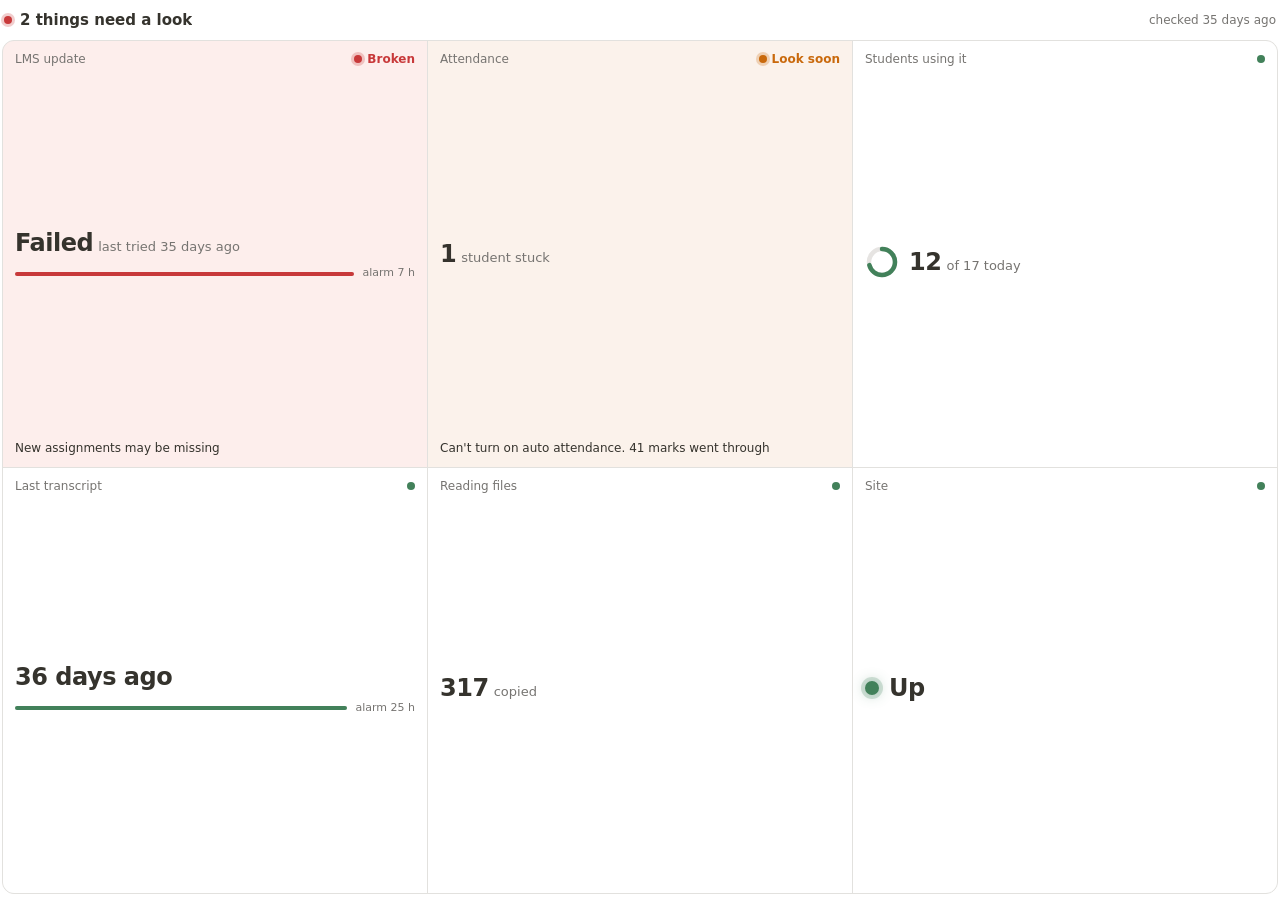
<file: panel.html>
<!doctype html>
<html lang="en">
<head>
<meta charset="utf-8">
<meta name="viewport" content="width=device-width, initial-scale=1">
<meta name="color-scheme" content="light dark">
<title>Mission control</title>
<style>
  :root {
    color-scheme: light dark;
    --paper: light-dark(oklch(1 0 none), oklch(0.205 0 none));
    --ink: light-dark(oklch(0.32 0.01 85), oklch(0.94 0.003 85));
    --muted: light-dark(oklch(0.56 0.006 85), oklch(0.68 0.004 85));
    --track: light-dark(oklch(0.92 0.004 85), oklch(0.32 0 none));
    --line: light-dark(oklch(0.91 0.004 85), oklch(0.3 0 none));
    --fine: light-dark(oklch(0.55 0.09 155), oklch(0.7 0.11 165));
    --look: light-dark(oklch(0.62 0.15 55), oklch(0.74 0.14 58));
    --broken: light-dark(oklch(0.56 0.18 25), oklch(0.67 0.19 25));
    --unknown: var(--muted);
  }
  [data-theme="light"] { color-scheme: light; }
  [data-theme="dark"] { color-scheme: dark; }

  *, *::before, *::after { box-sizing: border-box; margin: 0; min-inline-size: 0; }
  html, body { block-size: 100%; }
  body {
    background: var(--paper); color: var(--ink); overflow: clip;
    font: 400 13px/1.35 ui-sans-serif, -apple-system, "Segoe UI", Inter, system-ui, sans-serif;
    -webkit-font-smoothing: antialiased;
  }

  .panel {
    block-size: 100%; container-type: inline-size;
    display: grid; grid-template-rows: auto 1fr; gap: 10px; padding: 10px 2px 6px;
  }

  .head { display: flex; align-items: center; gap: 8px; padding-inline: 2px; }
  .head b { font-size: 15px; font-weight: 600; white-space: nowrap; overflow: clip; text-overflow: ellipsis; }
  .when { margin-inline-start: auto; color: var(--muted); font-size: 12px; white-space: nowrap; }

  .board {
    display: grid; min-block-size: 0; overflow: clip;
    grid-template-columns: repeat(var(--cols, 3), minmax(0, 1fr)); grid-auto-rows: minmax(0, 1fr);
    gap: 1px; background: var(--line);
    border: 1px solid var(--line); border-radius: 12px;
  }
  .cell {
    background: var(--paper); padding: 10px 12px;
    display: grid; grid-template-rows: auto 1fr auto; gap: 4px;
  }
  .cell.look, .cell.broken { background: color-mix(in oklch, var(--c) 9%, var(--paper)); }

  .top { display: flex; align-items: center; gap: 6px; }
  .label { color: var(--muted); font-size: 12px; font-weight: 500; white-space: nowrap; overflow: clip; text-overflow: ellipsis; }
  .state { margin-inline-start: auto; display: flex; align-items: center; gap: 5px; font-size: 12px; font-weight: 600; white-space: nowrap; color: var(--c); }
  .lamp { inline-size: 8px; block-size: 8px; border-radius: 50%; flex: none; background: var(--c); }
  .look .lamp, .broken .lamp { box-shadow: 0 0 0 3px color-mix(in oklch, var(--c) 25%, transparent); }
  .fine { --c: var(--fine); } .look { --c: var(--look); } .broken { --c: var(--broken); } .unknown { --c: var(--unknown); }

  .body { align-self: center; display: grid; gap: 7px; }
  .mid { display: flex; align-items: center; gap: 10px; }
  .val { font-size: 24px; font-weight: 650; letter-spacing: -0.02em; font-variant-numeric: tabular-nums; white-space: nowrap; }
  .val small { font-size: 13px; font-weight: 500; color: var(--muted); letter-spacing: 0; margin-inline-start: 5px; }

  .ring { inline-size: 34px; block-size: 34px; flex: none; rotate: -90deg; }
  .ring circle { fill: none; stroke-width: 4.5; }
  .ring .t { stroke: var(--track); }
  .ring .f { stroke: var(--c); stroke-linecap: round; }

  .gauge { display: flex; align-items: center; gap: 8px; }
  .gauge small { color: var(--muted); font-size: 11px; white-space: nowrap; }
  .meter { position: relative; flex: 1; block-size: 4px; border-radius: 2px; background: var(--track); }
  .meter i { position: absolute; inset-block: 0; inset-inline-start: 0; border-radius: 2px; background: var(--c); }
  .big { inline-size: 14px; block-size: 14px; border-radius: 50%; flex: none; background: var(--c); box-shadow: 0 0 0 4px color-mix(in oklch, var(--c) 22%, transparent), 0 0 14px color-mix(in oklch, var(--c) 45%, transparent); }

  .spark { flex: 1; inline-size: 100%; block-size: 26px; overflow: visible; }
  .spark path { fill: none; stroke: var(--c); stroke-width: 1.75; stroke-linejoin: round; stroke-linecap: round; }
  .spark circle { fill: var(--c); }

  .why { font-size: 12px; white-space: nowrap; overflow: clip; text-overflow: ellipsis; }

  @container (width < 34rem) {
    .board { grid-template-columns: repeat(2, minmax(0, 1fr)); border-radius: 10px; }
    .cell { padding: 7px 9px; gap: 2px; }
    .val { font-size: 19px; }
    .val small { font-size: 12px; margin-inline-start: 4px; }
    .ring { inline-size: 24px; block-size: 24px; }
    .head b { font-size: 14px; }
    .state span { display: none; }
    .why { font-size: 11px; white-space: normal; display: -webkit-box; -webkit-box-orient: vertical; -webkit-line-clamp: 2; line-height: 1.25; }
    .big { inline-size: 11px; block-size: 11px; }
    .cell.look .gauge, .cell.broken .gauge { display: none; }
  }
</style>
</head>
<body>
<div class="panel">
  <div class="head" id="head"></div>
  <div class="board" id="board"></div>
</div>
<script>
/* Data comes in the URL as ?d=<base64url JSON>, written by hq check.
   {updated, cols?, tiles:[{label, state, kind, ...}]}; kinds:
     ring   value, max, unit       part of a whole
     since  since, limit, text?    time since an event; the bar fills up to the alarm point
     spark  values, unit           a count per day, newest last
     number value, unit
     word   text
   "why" shows only on a tile that needs a look. */
const SAMPLE = {
  updated: "2026-10-31T10:31:20Z",
  tiles: [
    { label: "LMS update", state: "broken", kind: "since", since: "2026-10-31T07:33:23Z", limit: 7,
      text: "Failed", why: "New assignments may be missing" },
    { label: "Attendance", state: "look", kind: "number", value: 1, unit: "student stuck",
      why: "Can't turn on auto attendance. 41 marks went through" },
    { label: "Students using it", state: "fine", kind: "ring", value: 12, max: 17, unit: "today" },
    { label: "Last transcript", state: "fine", kind: "since", since: "2026-10-30T14:39:44Z", limit: 25 },
    { label: "Reading files", state: "fine", kind: "number", value: 317, unit: "copied" },
    { label: "Site", state: "fine", kind: "word", text: "Up" }
  ]
};
const WORD = { fine: "Fine", look: "Look soon", broken: "Broken", unknown: "Unknown" };
const RANK = { fine: 0, unknown: 1, look: 2, broken: 3 };

function read() {
  const d = new URLSearchParams(location.search).get("d");
  if (!d) return SAMPLE;
  try {
    const bin = atob(d.replace(/-/g, "+").replace(/_/g, "/"));
    return JSON.parse(new TextDecoder().decode(Uint8Array.from(bin, c => c.charCodeAt(0))));
  } catch { return { updated: null, tiles: [] }; }
}
const hours = iso => (Date.now() - Date.parse(iso)) / 36e5;
function ago(h) {
  if (h < 1 / 60) return "just now";
  if (h < 1) return `${Math.round(h * 60)} min ago`;
  if (h < 48) return `${Math.floor(h)} h ago`;
  return `${Math.round(h / 24)} days ago`;
}
const esc = s => String(s ?? "").replace(/[&<>"]/g, c => ({ "&": "&amp;", "<": "&lt;", ">": "&gt;", '"': "&quot;" })[c]);

function ring(v, max) {
  const r = 13, c = 2 * Math.PI * r, f = max ? Math.min(v / max, 1) : 0;
  return `<svg class="ring" viewBox="0 0 34 34" aria-hidden="true"><circle class="t" cx="17" cy="17" r="${r}"/>` +
    `<circle class="f" cx="17" cy="17" r="${r}" stroke-dasharray="${f * c} ${c}"/></svg>`;
}
function spark(vals) {
  const w = 100, h = 26, max = Math.max(...vals, 1), step = w / Math.max(vals.length - 1, 1);
  const pts = vals.map((v, i) => [i * step, h - 2 - (v / max) * (h - 4)]);
  return `<svg class="spark" viewBox="0 0 ${w} ${h}" preserveAspectRatio="none" aria-hidden="true">` +
    `<path d="M${pts.map(p => p.join(" ")).join(" L")}" vector-effect="non-scaling-stroke"/></svg>`;

}
function body(t) {
  if (t.kind === "ring") return `<div class="mid">${ring(t.value, t.max)}<span class="val">${t.value}<small>of ${t.max} ${esc(t.unit)}</small></span></div>`;
  if (t.kind === "number") return `<div class="mid"><span class="val">${t.value}<small>${esc(t.unit)}</small></span></div>`;
  if (t.kind === "word") return `<div class="mid"><i class="big"></i><span class="val">${esc(t.text)}</span></div>`;
  if (t.kind === "spark") {
    const sum = t.values.reduce((a, b) => a + b, 0);
    return `<div class="mid"><span class="val">${sum}<small>${esc(t.unit)}</small></span></div>` +
      `<div class="gauge">${spark(t.values)}<small>7 days</small></div>`;
  }
  const h = hours(t.since), lim = t.limit < 48 ? `${t.limit} h` : `${t.limit / 24} days`;
  const meter = `<div class="gauge"><div class="meter"><i style="inline-size:${Math.min(h / t.limit, 1) * 100}%"></i></div>` +
    `<small>alarm ${lim}</small></div>`;
  const val = t.text ? `${esc(t.text)}<small>last tried ${ago(h)}</small>` : ago(h);
  return `<div class="mid"><span class="val">${val}</span></div>${meter}`;
}
function tile(t) {
  const s = WORD[t.state] ? t.state : "unknown", bad = s === "look" || s === "broken";
  return `<div class="cell ${s}"><div class="top"><span class="label">${esc(t.label)}</span>` +
    `<span class="state"><i class="lamp"></i>${bad ? `<span>${WORD[s]}</span>` : ""}</span></div>` +
    `<div class="body">${body(t)}</div><div class="why">${bad ? esc(t.why) : ""}</div></div>`;
}
function draw() {
  const d = read(), tiles = [...d.tiles].sort((a, b) => (RANK[b.state] ?? 1) - (RANK[a.state] ?? 1));
  const bad = tiles.filter(t => t.state === "look" || t.state === "broken");
  const worst = bad.length ? bad[0].state : "fine";
  const msg = bad.length ? `${bad.length} ${bad.length === 1 ? "thing needs" : "things need"} a look` : "All fine";
  document.getElementById("head").innerHTML =
    `<span class="${worst}"><i class="lamp" style="display:block"></i></span><b>${msg}</b>` +
    `<span class="when">${d.updated ? "checked " + ago(hours(d.updated)) : ""}</span>`;
  const board = document.getElementById("board");
  board.style.setProperty("--cols", d.cols || 3);
  board.innerHTML = tiles.map(tile).join("");
}
draw();
setInterval(draw, 60000);
</script>
</body>
</html>
</file>
